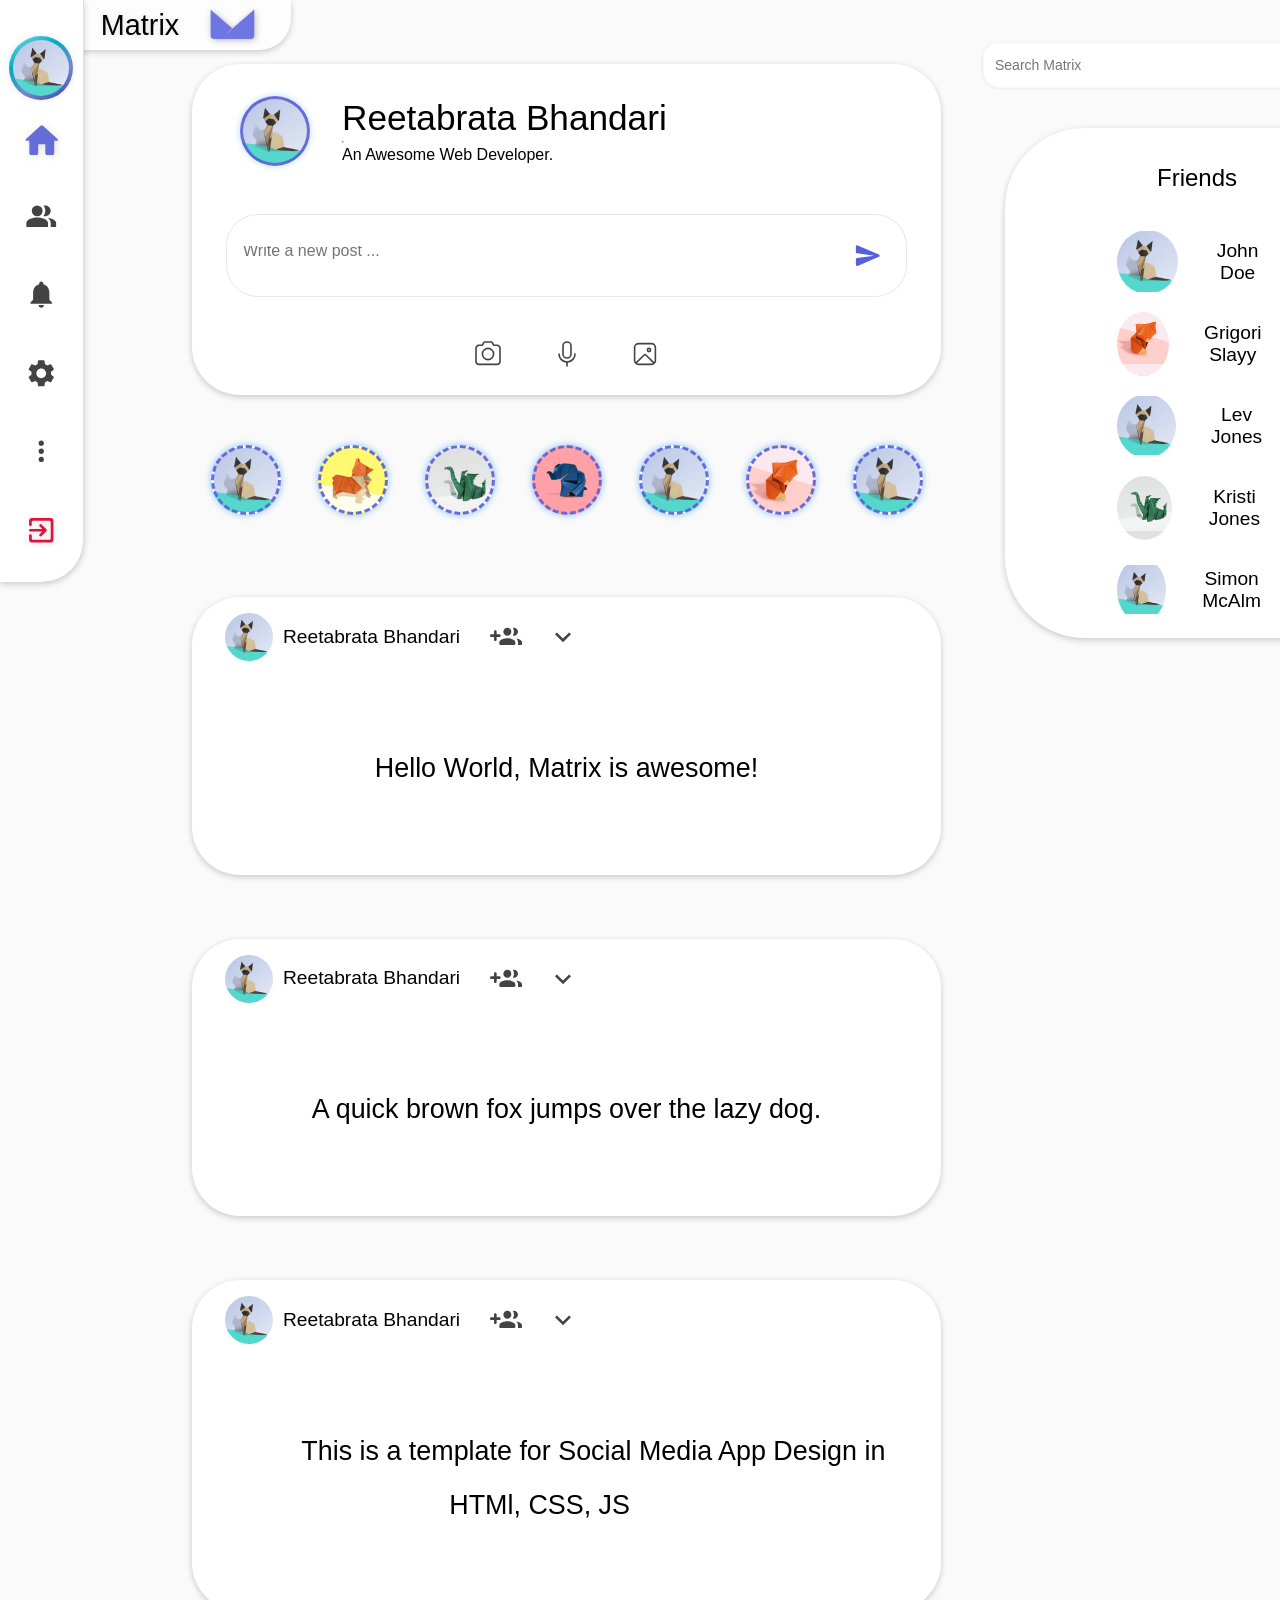
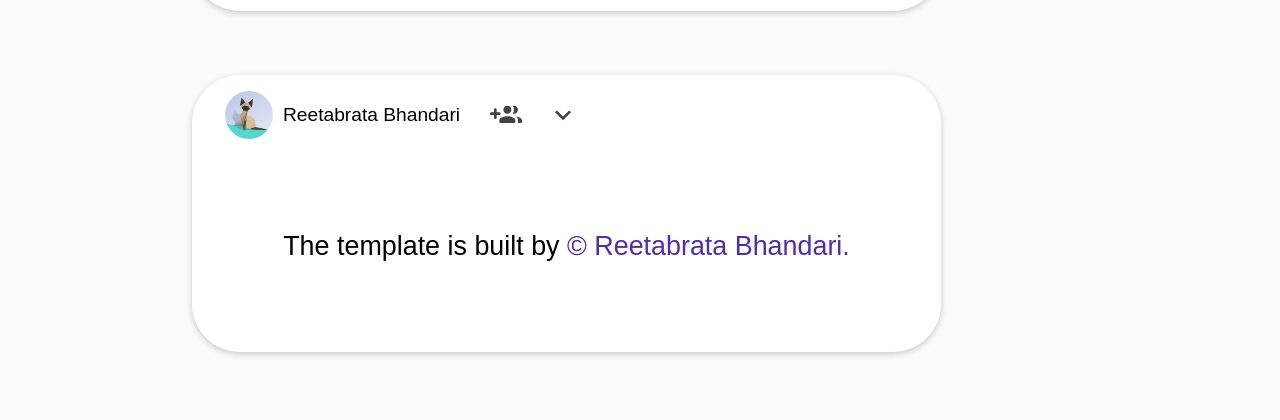
<file: index.htm>
<!DOCTYPE html>
<html lang="en">
    <head>
        <title>Matrix</title>
        <link rel="stylesheet" href="css/index.css">
        <link rel="icon" href="images/icon.png">
        <link rel="mask-icon" href="images/icon.png" color="#fafafa">
        <link rel="shortcut icon" type="image/x-icon" href="images/icon.png">
        <link rel="apple-touch-icon" href="images/icon.png">
        <meta charset="utf-8">
        <meta name="author" content="Reetabrata Bhandari">
        <meta name="description" content="A Social Media App Template By Reetabrata Bhandari - RB TECH">
        <meta name="viewport" content="width=device-width,initial-scale=1">
        <meta name="keywords" content="A Social Media App Template By Reetabrata Bhandari - RB TECH, Chat, photo, material ui, react, css, html, website, programming">
        <meta name="theme-color" content="#e8eaf6">
        <meta property="og:type" content="Social Media">
        <meta property="og:title" content="Matrix">
        <meta property="og:image" content="images/icon.png">
        <meta property="og:description" content="A Social Media App Template By Reetabrata Bhandari - RB TECH">
        <meta name="twitter:card" content="summary_large_image">
        <meta name="twitter:description" content="A Social Media App Template By Reetabrata Bhandari - RB TECH">
        <meta name="twitter:title" content="Matrix">
        <meta name="twitter:image:src" content="images/icon.png">
        <meta name="twitter:creator" content="Matrix">
    </head>
    <body>
        <div id="ReetUI">
        <script src="js/jQuery.js"></script>
            <script src="js/index.js"></script>
            <div id="app">
                <nav id="reetSideBar">
                    <nav class="jss11" aria-label="mailbox folders">
                        <div class="jss19">
                            <div class="MuiDrawer-root MuiDrawer-docked">
                                <div class="MuiPaper-root MuiDrawer-paper jss15 MuiDrawer-paperAnchorLeft MuiDrawer-paperAnchorDockedLeft MuiPaper-elevation0" style="
    -webkit-font-smoothing: antialiased;
    font-size: 0.875rem;
    font-family: Roboto Slab;
    font-weight: 400;
    line-height: 1.43;
    box-sizing: inherit;
    color: rgba(0, 0, 0, 0.87);
    transition: box-shadow 300ms cubic-bezier(0.4, 0, 0.2, 1) 0ms;
    background-color: #fff;
    box-shadow: none;
    top: 0;
    flex: 1 0 auto;
    height: fit-content;
    display: flex;
    outline: 0;
    z-index: 1200;
    position: fixed;
    overflow-y: auto;
    flex-direction: column;
    left: 0;
    right: auto;
    border-right: 1px solid rgba(0, 0, 0, 0.12);
    width: 5.9em;
    box-shadow: 0px 2px 20px -1px rgb(0 0 0 / 8%), 0px 4px 13px 0px rgb(0 0 0 / 3%), 0px 1px 10px 1px rgb(0 0 0 / 5%);
    box-shadow: 0 2px 6px rgb(0 0 0 / 20%);
    border-bottom-right-radius: 3em;
">
                                    <div style="
    margin-top: 2em;
">
                                        <ul class="MuiList-root MuiList-padding" style="
    box-sizing: inherit;
    margin: 0;
    padding: 0;
    position: relative;
    list-style: none;
    padding-top: 8px;
    padding-bottom: 8px;
">
                                            <div style="
    padding: 4px;
    background: linear-gradient(45deg, #1a237e, #303f9f, #3f51b5, #7986cb, #c5cae9);
    border-radius: 50%;
    width: fit-content;
    height: fit-content;
    margin: auto;
    box-shadow: 0px 0px 7px rgb(0 0 0 / 10%);
    background: linear-gradient(45deg, #662D8C, #ED1E79);
    background: linear-gradient(to right, red, purple);
    background: linear-gradient(149deg, #80deea, #00acc1, #7986cb, #303f9f);
">
                                                <cr-button onclick="profilePrev()" class="avatar " title="Reetabrata Bhandari" aria-disabled="false" role="button" tabindex="0" style="
    "></cr-button>
                                            </div>
                                            <a title="Home" style="text-decoration: none; color: rgb(0, 0, 0);">
                                                <div class="MuiButtonBase-root MuiListItem-root MuiListItem-gutters MuiListItem-button" tabindex="0" role="button" aria-disabled="false">
                                                    <div class="MuiListItemIcon-root">
                                                        <svg class="MuiSvgIcon-root MuiSvgIcon-fontSizeLarge" focusable="false" viewBox="0 0 24 24" aria-hidden="true" style="
    -webkit-font-smoothing: antialiased;
    font-family: Roboto Slab;
    font-weight: 400;
    line-height: 1.43;
    list-style: none;
    cursor: pointer;
    -webkit-tap-highlight-color: transparent;
    text-align: left;
    color: rgba(0, 0, 0, 0.54);
    box-sizing: inherit;
    fill: currentColor;
    width: 1.3em !important;
    height: 1.3em !important;
    display: inline-block;
    transition: fill 200ms cubic-bezier(0.4, 0, 0.2, 1) 0ms;
    flex-shrink: 0;
    user-select: none;
    font-size: 2.1875rem;
    filter: drop-shadow(1px 1px 3px #ddd);
    transform: scale(1.2);
    fill: #5760d8e6 !important;
    padding: 5px !important;
">
                                                            <path d="M10 19v-5h4v5c0 .55.45 1 1 1h3c.55 0 1-.45 1-1v-7h1.7c.46 0 .68-.57.33-.87L12.67 3.6c-.38-.34-.96-.34-1.34 0l-8.36 7.53c-.34.3-.13.87.33.87H5v7c0 .55.45 1 1 1h3c.55 0 1-.45 1-1z"></path>
                                                        </svg>
                                                    </div>
                                                    <span class="MuiTouchRipple-root"></span>
                                                </div>
                                            </a>
                                            <a title="Friends" style="text-decoration: none; color: rgb(0, 0, 0);">
                                                <div class="MuiButtonBase-root MuiListItem-root MuiListItem-gutters MuiListItem-button" tabindex="0" role="button" aria-disabled="false">
                                                    <div class="MuiListItemIcon-root">
                                                        <svg class="MuiSvgIcon-root MuiSvgIcon-fontSizeLarge" focusable="false" viewBox="0 0 24 24" aria-hidden="true" style="
    -webkit-font-smoothing: antialiased;
    font-family: Roboto Slab;
    font-weight: 400;
    line-height: 1.43;
    list-style: none;
    cursor: pointer;
    -webkit-tap-highlight-color: transparent;
    text-align: left;
    color: rgba(0, 0, 0, 0.54);
    box-sizing: inherit;
    fill: currentColor;
    width: 1em;
    height: 1.7em;
    display: inline-block;
    transition: fill 200ms cubic-bezier(0.4, 0, 0.2, 1) 0ms;
    flex-shrink: 0;
    user-select: none;
    font-size: 2.1875rem;
    padding: 15px;
">
                                                            <path fill-rule="evenodd" d="M16.67 13.13C18.04 14.06 19 15.32 19 17v3h4v-3c0-2.18-3.57-3.47-6.33-3.87z"></path>
                                                            <circle cx="9" cy="8" r="4" fill-rule="evenodd"></circle>
                                                            <path fill-rule="evenodd" d="M15 12c2.21 0 4-1.79 4-4s-1.79-4-4-4c-.47 0-.91.1-1.33.24C14.5 5.27 15 6.58 15 8s-.5 2.73-1.33 3.76c.42.14.86.24 1.33.24zM9 13c-2.67 0-8 1.34-8 4v3h16v-3c0-2.66-5.33-4-8-4z"></path>
                                                        </svg>
                                                    </div>
                                                    <span class="MuiTouchRipple-root"></span>
                                                </div>
                                            </a>
                                            <a title="Notifications" style="text-decoration: none; color: rgb(0, 0, 0);">
                                                <div class="MuiButtonBase-root MuiListItem-root MuiListItem-gutters MuiListItem-button" tabindex="0" role="button" aria-disabled="false">
                                                    <div class="MuiListItemIcon-root">
                                                        <svg class="MuiSvgIcon-root MuiSvgIcon-fontSizeLarge" focusable="false" viewBox="0 0 24 24" aria-hidden="true" style="
    -webkit-font-smoothing: antialiased;
    font-family: Roboto Slab;
    font-weight: 400;
    line-height: 1.43;
    list-style: none;
    cursor: pointer;
    -webkit-tap-highlight-color: transparent;
    text-align: left;
    color: rgba(0, 0, 0, 0.54);
    box-sizing: inherit;
    fill: currentColor;
    width: 1em;
    height: 1em;
    display: inline-block;
    transition: fill 200ms cubic-bezier(0.4, 0, 0.2, 1) 0ms;
    flex-shrink: 0;
    user-select: none;
    font-size: 2.1875rem;
">
                                                            <path fill-rule="evenodd" d="M12 22c1.1 0 2-.9 2-2h-4c0 1.1.89 2 2 2zm6-6v-5c0-3.07-1.64-5.64-4.5-6.32V4c0-.83-.67-1.5-1.5-1.5s-1.5.67-1.5 1.5v.68C7.63 5.36 6 7.92 6 11v5l-2 2v1h16v-1l-2-2z"></path>
                                                        </svg>
                                                    </div>
                                                    <span class="MuiTouchRipple-root"></span>
                                                </div>
                                            </a>
                                            <a title="Settings" style="text-decoration: none; color: rgb(0, 0, 0);">
                                                <div class="MuiButtonBase-root MuiListItem-root MuiListItem-gutters MuiListItem-button" tabindex="0" role="button" aria-disabled="false">
                                                    <div class="MuiListItemIcon-root">
                                                        <svg class="MuiSvgIcon-root MuiSvgIcon-fontSizeLarge" focusable="false" viewBox="0 0 24 24" aria-hidden="true" style="
    -webkit-font-smoothing: antialiased;
    font-family: Roboto Slab;
    font-weight: 400;
    line-height: 1.43;
    list-style: none;
    cursor: pointer;
    -webkit-tap-highlight-color: transparent;
    text-align: left;
    color: rgba(0, 0, 0, 0.54);
    box-sizing: inherit;
    fill: currentColor;
    width: 1em;
    height: 1em;
    display: inline-block;
    transition: fill 200ms cubic-bezier(0.4, 0, 0.2, 1) 0ms;
    flex-shrink: 0;
    user-select: none;
    font-size: 2.1875rem;
">
                                                            <path transform="scale(1.2, 1.2)" d="M15.95 10.78c.03-.25.05-.51.05-.78s-.02-.53-.06-.78l1.69-1.32c.15-.12.19-.34.1-.51l-1.6-2.77c-.1-.18-.31-.24-.49-.18l-1.99.8c-.42-.32-.86-.58-1.35-.78L12 2.34c-.03-.2-.2-.34-.4-.34H8.4c-.2 0-.36.14-.39.34l-.3 2.12c-.49.2-.94.47-1.35.78l-1.99-.8c-.18-.07-.39 0-.49.18l-1.6 2.77c-.1.18-.06.39.1.51l1.69 1.32c-.04.25-.07.52-.07.78s.02.53.06.78L2.37 12.1c-.15.12-.19.34-.1.51l1.6 2.77c.1.18.31.24.49.18l1.99-.8c.42.32.86.58 1.35.78l.3 2.12c.04.2.2.34.4.34h3.2c.2 0 .37-.14.39-.34l.3-2.12c.49-.2.94-.47 1.35-.78l1.99.8c.18.07.39 0 .49-.18l1.6-2.77c.1-.18.06-.39-.1-.51l-1.67-1.32zM10 13c-1.65 0-3-1.35-3-3s1.35-3 3-3 3 1.35 3 3-1.35 3-3 3z"></path>
                                                        </svg>
                                                    </div>
                                                    <span class="MuiTouchRipple-root"></span>
                                                </div>
                                            </a>
                                            <a title="Options" style="text-decoration: none; color: rgb(0, 0, 0);">
                                                <div class="MuiButtonBase-root MuiListItem-root MuiListItem-gutters MuiListItem-button" tabindex="0" role="button" aria-disabled="false">
                                                    <div class="MuiListItemIcon-root">
                                                        <svg class="MuiSvgIcon-root MuiSvgIcon-fontSizeLarge" focusable="false" viewBox="0 0 24 24" aria-hidden="true" style="
    -webkit-font-smoothing: antialiased;
    font-family: Roboto Slab;
    font-weight: 400;
    line-height: 1.43;
    list-style: none;
    cursor: pointer;
    -webkit-tap-highlight-color: transparent;
    text-align: left;
    color: rgba(0, 0, 0, 0.54);
    box-sizing: inherit;
    fill: currentColor;
    width: 1em;
    height: 1em;
    display: inline-block;
    transition: fill 200ms cubic-bezier(0.4, 0, 0.2, 1) 0ms;
    flex-shrink: 0;
    user-select: none;
    font-size: 2.1875rem;
">
                                                            <path transform="scale(1.2, 1.2)" d="M12 8c1.1 0 2-.9 2-2s-.9-2-2-2-2 .9-2 2 .9 2 2 2zm0 2c-1.1 0-2 .9-2 2s.9 2 2 2 2-.9 2-2-.9-2-2-2zm0 6c-1.1 0-2 .9-2 2s.9 2 2 2 2-.9 2-2-.9-2-2-2z" style="
    transform: none;
"></path>
                                                        </svg>
                                                    </div>
                                                    <span class="MuiTouchRipple-root"></span>
                                                </div>
                                            </a>
                                            <a title="Logout" style="text-decoration: none; color: rgb(0, 0, 0);">
                                                <div class="MuiButtonBase-root MuiListItem-root MuiListItem-gutters MuiListItem-button" tabindex="0" role="button" aria-disabled="false" style="
">
                                                    <div class="MuiListItemIcon-root">
                                                        <svg class="MuiSvgIcon-root MuiSvgIcon-fontSizeLarge" focusable="false" viewBox="0 0 24 24" aria-hidden="true" style="
    -webkit-font-smoothing: antialiased;
    font-family: Roboto Slab;
    font-weight: 400;
    line-height: 1.43;
    list-style: none;
    cursor: pointer;
    -webkit-tap-highlight-color: transparent;
    text-align: left;
    color: rgba(0, 0, 0, 0.54);
    box-sizing: inherit;
    fill: currentColor;
    width: 1em;
    height: 1em;
    display: inline-block;
    transition: fill 200ms cubic-bezier(0.4, 0, 0.2, 1) 0ms;
    flex-shrink: 0;
    user-select: none;
    font-size: 2.1875rem;
    fill: crimson !important;
    filter: drop-shadow(1px 1px 3px #ddd);
">
                                                            <path d="M10.79 16.29c.39.39 1.02.39 1.41 0l3.59-3.59c.39-.39.39-1.02 0-1.41L12.2 7.7a.9959.9959 0 00-1.41 0c-.39.39-.39 1.02 0 1.41L12.67 11H4c-.55 0-1 .45-1 1s.45 1 1 1h8.67l-1.88 1.88c-.39.39-.38 1.03 0 1.41zM19 3H5c-1.11 0-2 .9-2 2v3c0 .55.45 1 1 1s1-.45 1-1V6c0-.55.45-1 1-1h12c.55 0 1 .45 1 1v12c0 .55-.45 1-1 1H6c-.55 0-1-.45-1-1v-2c0-.55-.45-1-1-1s-1 .45-1 1v3c0 1.1.9 2 2 2h14c1.1 0 2-.9 2-2V5c0-1.1-.9-2-2-2z"></path>
                                                        </svg>
                                                    </div>
                                                    <span class="MuiTouchRipple-root"></span>
                                                </div>
                                            </a>
                                        </ul>
                                    </div>
                                </div>
                            </div>
                        </div>
                    </nav>
                </nav>
                <div id="container">
                    <nav title="Matrix - A Social Media App Template" id="navName">
                        <span>Matrix</span>
                        <img src="images/icon.png">
                    </nav>
                    <div id="content">
                        <div id="profileContainer"></div>
                        <div id="newPost">
                            <div style="
    display: flex;
    width: -webkit-fill-available;
    height: fit-content;
    margin-bottom: 2em;
">
                                <cr-button class="avatar " title="Go to Profile" aria-disabled="false" role="button" tabindex="0" style="margin: 1em;border: solid 3px #5760d8e6;box-shadow: 0px 0px 7px 0px rgb(0 130 245 / 29%);"></cr-button>
                                <span style="
          ">
                                    <span style="
    font-size: 2.2em;
">Reetabrata Bhandari</span>
                                    <hr style="
    width: 0;
    height: 0;
    margin: 0;
    margin-block: 3px;
">
                                    <span style="
    font-size: 1em;
    margin: 0;
    height: fit-content;
    width: fit-content;
">An Awesome Web Developer.</span>
                                </span>
                            </div>
                            <fieldset id="newPostFieldset" style="
    background: inherit;
    border: solid 1px #e7e7e7;
    width: -webkit-fill-available;
    height: fit-content;
    border-radius: 2em;
    padding: 1em;
    display: flex;
    transition: 400ms;
">
                                <textarea title="Write a text post." placeholder="Write a new post ..." autocomplete="off"></textarea>
                                <svg class="MuiSvgIcon-root MuiSvgIcon-colorPrimary" focusable="false" viewBox="-2 0 24 24" aria-hidden="true">
                                    <path d="M3.4 20.4l17.45-7.48c.81-.35.81-1.49 0-1.84L3.4 3.6c-.66-.29-1.39.2-1.39.91L2 9.12c0 .5.37.93.87.99L17 12 2.87 13.88c-.5.07-.87.5-.87 1l.01 4.61c0 .71.73 1.2 1.39.91z"></path>
                                </svg>
                            </fieldset>
                            <br>
                            <br style="
">
                            <svg title="Camera" viewBox="0 0 20 20" class="c01590" style="
    width: 2em !important;
    margin: auto;
    /* margin-left: 4em; */
    filter: drop-shadow(1px 1px 3px #ddd);
">
                                <path d="M11.89 2c.52 0 1 .27 1.27.7l.07.13.58 1.17h1.7A2.5 2.5 0 0118 6.33v8.17a2.5 2.5 0 01-2.33 2.5H4.5a2.5 2.5 0 01-2.49-2.34V6.5A2.5 2.5 0 014.33 4H6.2l.58-1.17A1.5 1.5 0 017.98 2L8.12 2h3.77zm0 1H8.12a.5.5 0 00-.4.2l-.04.08-.73 1.44A.5.5 0 016.6 5H4.5c-.77 0-1.42.6-1.49 1.36v8.15c0 .78.59 1.42 1.35 1.5H15.5c.78 0 1.43-.6 1.5-1.36V6.5c0-.78-.59-1.42-1.35-1.5H13.5a.5.5 0 01-.4-.2l-.04-.08-.72-1.44a.5.5 0 00-.36-.27l-.1-.01zM10 6a4 4 0 110 8 4 4 0 010-8zm0 1a3 3 0 100 6 3 3 0 000-6z" fill-rule="nonzero"></path>
                            </svg>
                            <svg title="Record Audio" viewBox="0 0 20 20" class="c01590" style="
    width: 2em !important;
    margin-inline: 2em;
    filter: drop-shadow(1px 1px 3px #ddd);
">
                                <path d="M10 13a3 3 0 003-3V5a3 3 0 10-6 0v5a3 3 0 003 3zm0-1a2 2 0 01-2-2V5a2 2 0 114 0v5a2 2 0 01-2 2z"></path>
                                <path d="M5 9.5c.28 0 .5.22.5.5a4.5 4.5 0 109 0 .5.5 0 011 0 5.5 5.5 0 01-5 5.48v2.02a.5.5 0 01-1 0v-2.02a5.5 5.5 0 01-5-5.48c0-.28.22-.5.5-.5z"></path>
                            </svg>
                            <svg title="Galary" viewBox="0 0 20 20" class="c01590" style="
    width: 2em !important;
    filter: drop-shadow(1px 1px 3px #ddd);
">
                                <path d="M14 3a3 3 0 013 3v8a3 3 0 01-3 3H6a3 3 0 01-3-3V6a3 3 0 013-3h8zm-3.65 8.15a.5.5 0 00-.62-.07l-.08.07-4.66 4.58c.25.14.53.23.83.26L6 16h8a2 2 0 00.86-.2l.15-.07-4.66-4.58zM14 4H6a2 2 0 00-2 2v8c0 .37.1.72.28 1.02l4.67-4.59a1.5 1.5 0 012.1 0l4.67 4.59c.18-.3.28-.65.28-1.02V6a2 2 0 00-2-2zm-1.5 2a1.5 1.5 0 110 3 1.5 1.5 0 010-3zm0 1a.5.5 0 100 1 .5.5 0 000-1z" fill-rule="nonzero"></path>
                            </svg>
                        </div>
                        <br>
                        <div id="stories">
                            <cr-button class="avatar " title="Profile" aria-disabled="false" role="button" tabindex="0"></cr-button>
                            <cr-button class="avatar " title="Profile" aria-disabled="false" role="button" tabindex="0" style="
    background: url('[data-uri]');
    background-size: contain;
"></cr-button>
                            <cr-button class="avatar " title="Profile" aria-disabled="false" role="button" tabindex="0" style="
    background: url(&quot;[data-uri]&quot;);
    background-size: contain;
"></cr-button>
                            <cr-button class="avatar " title="Profile" aria-disabled="false" role="button" tabindex="0" style="
    background: url(&quot;[data-uri]&quot;);
    background-size: contain;
"></cr-button>
                            <cr-button class="avatar " title="Profile" aria-disabled="false" role="button" tabindex="0"></cr-button>
                            <cr-button class="avatar " title="Profile" aria-disabled="false" role="button" tabindex="0" style="
    background: url(&quot;[data-uri]&quot;);
    background-size: contain;
"></cr-button>
                            <cr-button class="avatar " title="Profile" aria-disabled="false" role="button" tabindex="0"></cr-button>
                        </div>
                        <br>
                        <div id="feedContainer">
                            <div id="profileContent">
                                <cr-button class="avatar " title="Profile" aria-disabled="false" role="button" tabindex="0"></cr-button>
                                <span>Reetabrata Bhandari</span>
                                <svg class="MuiSvgIcon-root MuiSvgIcon-fontSizeLarge" focusable="false" viewBox="0 0 24 24" aria-hidden="true">
                                    <path d="M7 10H5V8c0-.55-.45-1-1-1s-1 .45-1 1v2H1c-.55 0-1 .45-1 1s.45 1 1 1h2v2c0 .55.45 1 1 1s1-.45 1-1v-2h2c.55 0 1-.45 1-1s-.45-1-1-1zm11 1c1.66 0 2.99-1.34 2.99-3S19.66 5 18 5c-.32 0-.63.05-.91.14.57.81.9 1.79.9 2.86s-.34 2.04-.9 2.86c.28.09.59.14.91.14zm-5 0c1.66 0 2.99-1.34 2.99-3S14.66 5 13 5s-3 1.34-3 3 1.34 3 3 3zm0 2c-2 0-6 1-6 3v1c0 .55.45 1 1 1h10c.55 0 1-.45 1-1v-1c0-2-4-3-6-3zm6.62.16c.83.73 1.38 1.66 1.38 2.84v1.5c0 .17-.02.34-.05.5h2.55c.28 0 .5-.22.5-.5V16c0-1.54-2.37-2.49-4.38-2.84z"></path>
                                </svg>
                                <svg viewBox="0 0 24 24" preserveAspectRatio="xMidYMid meet" focusable="false">
                                    <g>
                                        <path d="M10 6L8.59 7.41 13.17 12l-4.58 4.59L10 18l6-6z"></path>
                                    </g>
                                </svg>
                            </div>
                            <br>
                            <br>
                            <div id="feedContent">
                                <span id="textPost">Hello World, Matrix is awesome!</span>
                            </div>
                            <br>
                            <div id="postOptions">
                                <div id="postButtonContainer"></div>
                            </div>
                        </div>
                        <div id="feedContainer">
                            <div id="profileContent">
                                <cr-button class="avatar " title="Profile" aria-disabled="false" role="button" tabindex="0"></cr-button>
                                <span>Reetabrata Bhandari</span>
                                <svg class="MuiSvgIcon-root MuiSvgIcon-fontSizeLarge" focusable="false" viewBox="0 0 24 24" aria-hidden="true">
                                    <path d="M7 10H5V8c0-.55-.45-1-1-1s-1 .45-1 1v2H1c-.55 0-1 .45-1 1s.45 1 1 1h2v2c0 .55.45 1 1 1s1-.45 1-1v-2h2c.55 0 1-.45 1-1s-.45-1-1-1zm11 1c1.66 0 2.99-1.34 2.99-3S19.66 5 18 5c-.32 0-.63.05-.91.14.57.81.9 1.79.9 2.86s-.34 2.04-.9 2.86c.28.09.59.14.91.14zm-5 0c1.66 0 2.99-1.34 2.99-3S14.66 5 13 5s-3 1.34-3 3 1.34 3 3 3zm0 2c-2 0-6 1-6 3v1c0 .55.45 1 1 1h10c.55 0 1-.45 1-1v-1c0-2-4-3-6-3zm6.62.16c.83.73 1.38 1.66 1.38 2.84v1.5c0 .17-.02.34-.05.5h2.55c.28 0 .5-.22.5-.5V16c0-1.54-2.37-2.49-4.38-2.84z"></path>
                                </svg>
                                <svg viewBox="0 0 24 24" preserveAspectRatio="xMidYMid meet" focusable="false">
                                    <g>
                                        <path d="M10 6L8.59 7.41 13.17 12l-4.58 4.59L10 18l6-6z"></path>
                                    </g>
                                </svg>
                            </div>
                            <br>
                            <br>
                            <div id="feedContent">
                                <span id="textPost">A quick brown fox jumps over the lazy dog.</span>
                            </div>
                            <br>
                            <div id="postOptions">
                                <div id="postButtonContainer"></div>
                            </div>
                        </div>
                        <div id="feedContainer">
                            <div id="profileContent">
                                <cr-button class="avatar " title="Profile" aria-disabled="false" role="button" tabindex="0"></cr-button>
                                <span>Reetabrata Bhandari</span>
                                <svg class="MuiSvgIcon-root MuiSvgIcon-fontSizeLarge" focusable="false" viewBox="0 0 24 24" aria-hidden="true">
                                    <path d="M7 10H5V8c0-.55-.45-1-1-1s-1 .45-1 1v2H1c-.55 0-1 .45-1 1s.45 1 1 1h2v2c0 .55.45 1 1 1s1-.45 1-1v-2h2c.55 0 1-.45 1-1s-.45-1-1-1zm11 1c1.66 0 2.99-1.34 2.99-3S19.66 5 18 5c-.32 0-.63.05-.91.14.57.81.9 1.79.9 2.86s-.34 2.04-.9 2.86c.28.09.59.14.91.14zm-5 0c1.66 0 2.99-1.34 2.99-3S14.66 5 13 5s-3 1.34-3 3 1.34 3 3 3zm0 2c-2 0-6 1-6 3v1c0 .55.45 1 1 1h10c.55 0 1-.45 1-1v-1c0-2-4-3-6-3zm6.62.16c.83.73 1.38 1.66 1.38 2.84v1.5c0 .17-.02.34-.05.5h2.55c.28 0 .5-.22.5-.5V16c0-1.54-2.37-2.49-4.38-2.84z"></path>
                                </svg>
                                <svg viewBox="0 0 24 24" preserveAspectRatio="xMidYMid meet" focusable="false">
                                    <g>
                                        <path d="M10 6L8.59 7.41 13.17 12l-4.58 4.59L10 18l6-6z"></path>
                                    </g>
                                </svg>
                            </div>
                            <br>
                            <br>
                            <div id="feedContent">
                                <span id="textPost">This is a template for Social Media App Design in HTMl, CSS, JS</span>
                            </div>
                            <br>
                            <div id="postOptions">
                                <div id="postButtonContainer"></div>
                            </div>
                        </div>
                        <div id="feedContainer">
                            <div id="profileContent">
                                <cr-button class="avatar " title="Profile" aria-disabled="false" role="button" tabindex="0"></cr-button>
                                <span>Reetabrata Bhandari</span>
                                <svg class="MuiSvgIcon-root MuiSvgIcon-fontSizeLarge" focusable="false" viewBox="0 0 24 24" aria-hidden="true">
                                    <path d="M7 10H5V8c0-.55-.45-1-1-1s-1 .45-1 1v2H1c-.55 0-1 .45-1 1s.45 1 1 1h2v2c0 .55.45 1 1 1s1-.45 1-1v-2h2c.55 0 1-.45 1-1s-.45-1-1-1zm11 1c1.66 0 2.99-1.34 2.99-3S19.66 5 18 5c-.32 0-.63.05-.91.14.57.81.9 1.79.9 2.86s-.34 2.04-.9 2.86c.28.09.59.14.91.14zm-5 0c1.66 0 2.99-1.34 2.99-3S14.66 5 13 5s-3 1.34-3 3 1.34 3 3 3zm0 2c-2 0-6 1-6 3v1c0 .55.45 1 1 1h10c.55 0 1-.45 1-1v-1c0-2-4-3-6-3zm6.62.16c.83.73 1.38 1.66 1.38 2.84v1.5c0 .17-.02.34-.05.5h2.55c.28 0 .5-.22.5-.5V16c0-1.54-2.37-2.49-4.38-2.84z"></path>
                                </svg>
                                <svg viewBox="0 0 24 24" preserveAspectRatio="xMidYMid meet" focusable="false">
                                    <g>
                                        <path d="M10 6L8.59 7.41 13.17 12l-4.58 4.59L10 18l6-6z"></path>
                                    </g>
                                </svg>
                            </div>
                            <br>
                            <br>
                            <div id="feedContent">
                                <span id="textPost">
                                    The template is built by <a href="http://reetabrata-bhandari.ml">© Reetabrata Bhandari.</a>
                                </span>
                            </div>
                            <br>
                            <div id="postOptions">
                                <div id="postButtonContainer"></div>
                            </div>
                        </div>
                        <br>
                        <br>
                    </div>
                    <div id="sideContent">
                        <div class="c016">
                            <div class="c0146 c015">
                                <div class="c0149 c0161 c015">
                                    <input role="search" aria-label="InPrivate search with Microsoft Bing" placeholder="Search Matrix" class="c0163 c0165" type="text" value="">
                                    <button class="c0166 c0180 c0167 c0148" title="Search" aria-label="Search">
                                        <span class="c0172 c0182">
                                            <svg viewBox="0 0 16 16" width="16px" height="16px" xmlns="http://www.w3.org/2000/svg" style="
    fill: #fff !important;
    width: inherit !important;
">
                                                <path d="M10.5 0C11.0052 0 11.4922 0.0651042 11.9609 0.195312C12.4297 0.325521 12.8672 0.510417 13.2734 0.75C13.6797 0.989583 14.0495 1.27865 14.3828 1.61719C14.7214 1.95052 15.0104 2.32031 15.25 2.72656C15.4896 3.13281 15.6745 3.57031 15.8047 4.03906C15.9349 4.50781 16 4.99479 16 5.5C16 6.00521 15.9349 6.49219 15.8047 6.96094C15.6745 7.42969 15.4896 7.86719 15.25 8.27344C15.0104 8.67969 14.7214 9.05208 14.3828 9.39062C14.0495 9.72396 13.6797 10.0104 13.2734 10.25C12.8672 10.4896 12.4297 10.6745 11.9609 10.8047C11.4922 10.9349 11.0052 11 10.5 11C9.84896 11 9.22396 10.8906 8.625 10.6719C8.03125 10.4531 7.48438 10.138 6.98438 9.72656L0.851562 15.8516C0.752604 15.9505 0.635417 16 0.5 16C0.364583 16 0.247396 15.9505 0.148438 15.8516C0.0494792 15.7526 0 15.6354 0 15.5C0 15.3646 0.0494792 15.2474 0.148438 15.1484L6.27344 9.01562C5.86198 8.51562 5.54688 7.96875 5.32812 7.375C5.10938 6.77604 5 6.15104 5 5.5C5 4.99479 5.0651 4.50781 5.19531 4.03906C5.32552 3.57031 5.51042 3.13281 5.75 2.72656C5.98958 2.32031 6.27604 1.95052 6.60938 1.61719C6.94792 1.27865 7.32031 0.989583 7.72656 0.75C8.13281 0.510417 8.57031 0.325521 9.03906 0.195312C9.50781 0.0651042 9.99479 0 10.5 0ZM10.5 10C11.1198 10 11.7031 9.88281 12.25 9.64844C12.7969 9.40885 13.2734 9.08594 13.6797 8.67969C14.0859 8.27344 14.4062 7.79688 14.6406 7.25C14.8802 6.70312 15 6.11979 15 5.5C15 4.88021 14.8802 4.29688 14.6406 3.75C14.4062 3.20312 14.0859 2.72656 13.6797 2.32031C13.2734 1.91406 12.7969 1.59375 12.25 1.35938C11.7031 1.11979 11.1198 1 10.5 1C9.88021 1 9.29688 1.11979 8.75 1.35938C8.20312 1.59375 7.72656 1.91406 7.32031 2.32031C6.91406 2.72656 6.59115 3.20312 6.35156 3.75C6.11719 4.29688 6 4.88021 6 5.5C6 6.11979 6.11719 6.70312 6.35156 7.25C6.59115 7.79688 6.91406 8.27344 7.32031 8.67969C7.72656 9.08594 8.20312 9.40885 8.75 9.64844C9.29688 9.88281 9.88021 10 10.5 10Z"></path>
                                            </svg>
                                        </span>
                                    </button>
                                </div>
                            </div>
                        </div>
                        <div id="friends">
                            <h2>Friends</h2>
                            <br>
                            <div id="friendsPics">
                                <cr-button class="avatar " title="Profile" aria-disabled="false" role="button" tabindex="0"></cr-button>
                                <p>John Doe</p>
                            </div>
                            <br>
                            <div id="friendsPics">
                                <cr-button class="avatar " title="Profile" aria-disabled="false" role="button" tabindex="0" style="
    background: url(&quot;[data-uri]&quot;);
    background-size: contain;
"></cr-button>
                                <p>Grigori Slayy</p>
                            </div>
                            <br>
                            <div id="friendsPics">
                                <cr-button class="avatar " title="Profile" aria-disabled="false" role="button" tabindex="0"></cr-button>
                                <p>Lev Jones</p>
                            </div>
                            <br>
                            <div id="friendsPics">
                                <cr-button class="avatar " title="Profile" aria-disabled="false" role="button" tabindex="0" style="
    background: url(&quot;[data-uri]&quot;);
    background-size: contain;
"></cr-button>
                                <p>Kristi Jones</p>
                            </div>
                            <br>
                            <div id="friendsPics">
                                <cr-button class="avatar " title="Profile" aria-disabled="false" role="button" tabindex="0"></cr-button>
                                <p>Simon McAlm</p>
                            </div>
                        </div>
                    </div>
                </div>
            </div>
        </div>
    </body>
</html>
</file>
<file: css/index.css>
html {
    
background: #fafafa;
    
user-select: none;
}

#reetSideBar {}

#app {
    width: -webkit-fill-available;
    height: -webkit-fill-available;
}

.MuiButtonBase-root.MuiListItem-root.MuiListItem-gutters.MuiListItem-button {
    cursor: pointer;
    margin: auto;
    outline: 0;
    user-select: none;
    border-radius: 0;
    vertical-align: middle;
    background-color: transparent;
    -webkit-tap-highlight-color: transparent;
    width: fit-content;
    display: flex;
    position: relative;
    box-sizing: border-box;
    text-align: left;
    align-items: center;
    padding-top: 8px;
    padding-bottom: 8px;
    justify-content: flex-start;
    text-decoration: none;
    padding-left: 14px;
    padding-right: 14px;
    transition: background-color 150ms cubic-bezier(0.4, 0, 0.2, 1) 0ms;
    margin-block: 10px !important;
}

.MuiListItemIcon-root {
    -webkit-font-smoothing: antialiased;
    font-size: 0.875rem;
    font-family: Roboto Slab;
    font-weight: 400;
    line-height: 1.43;
    list-style: none;
    cursor: pointer;
    user-select: none;
    -webkit-tap-highlight-color: transparent;
    text-align: left;
    box-sizing: inherit;
    color: rgba(0, 0, 0, 0.54);
    display: inline-flex;
    min-width: fit-content;
    flex-shrink: 0;
}

cr-button.avatar {
    background: url("[data-uri]");
    cursor: pointer;
    user-select: none;
    background-position: center;
    background-repeat: no-repeat;
    border-radius: 100%;
    display: flex;
    height: 4em;
    width: 4em;
    margin: auto;
    background-size: contain;
    background-repeat: no-repeat;
    transition: 350ms;
}

#navName {
    position: fixed;
    display: flex;
    width: fit-content;
    height: fit-content;
    box-shadow: 0 2px 6px rgb(0 0 0 / 20%);
    margin: 0;
    background: #ffffff8a;
    border-bottom-right-radius: 2em;
    margin-left: -5.5em;
    transition: 400ms;
}

#container {
    margin-left: 10em;
    display: flex;
}

#newPost {
    padding: 1em;
    padding-inline: 2em;
    margin: 2em;
    background: #fff;
    width: 685px;
    box-shadow: 0 2px 6px rgb(0 0 0 / 20%);
    border-radius: 3em;
    text-align: center;
    margin-top: 4em;
}

textarea {
    resize: none;
    width: -webkit-fill-available;
    height: fit-content;
    font-family: inherit;
    margin: auto;
    margin-right: 4em;
    background: inherit;
    border: none;
    font-size: 1em;
    transition: 350ms;
    padding: 0;
    line-height: 10px;
}

#newPost > div > span {
    /* font-size: 2em; */
    font-weight: 100;
    width: fit-content;
    height: fit-content;
    margin: auto;
    margin-left: 16px;
    text-align: left;
    /* margin-top: 12px; */
}

#friends {
    padding: 1em;
    padding-inline: 7em;
    margin: 2em;
    background: #fff;
    width: fit-content;
    box-shadow: 0 2px 6px rgb(0 0 0 / 20%);
    border-radius: 5em;
    text-align: center;
}

#friends > h2 {
    font-weight: 100;
}

#friendsPics {
    display: flex;
}

#friendsPics > p {
    margin: auto;
    margin-left: 20px;
    font-size: 1.2em;
    font-family: -apple-system,BlinkMacSystemFont,Segoe UI,Roboto,Helvetica Neue,Arial,Noto Sans,sans-serif,Apple Color Emoji,Segoe UI Emoji,Segoe UI Symbol,Noto Color emoji;
    font-weight: 300;
}

body {
    margin: 0;
    font-family: -apple-system,BlinkMacSystemFont,Segoe UI,Roboto,Helvetica Neue,Arial,Noto Sans,sans-serif,Apple Color Emoji,Segoe UI Emoji,Segoe UI Symbol,Noto Color emoji;
    font-feature-settings: normal;
}

#navName > span {
    font-size: 1.8em;
    text-shadow: 0 0 6px #00000021;
    font-weight: 200;
    padding: 0.3em;
    padding-inline: 1em;
    font-family: -apple-system,BlinkMacSystemFont,Segoe UI,Roboto,Helvetica Neue,Arial,Noto Sans,sans-serif,Apple Color Emoji,Segoe UI Emoji,Segoe UI Symbol,Noto Color emoji;
}

#stories {
    display: flex;
    /* width: fit-content; */
    margin-inline: 2em;
}

#stories > cr-button.avatar {
    margin: auto;
    width: 4em;
    height: 4em;
    border: solid 3px #5760d8e6;
    box-shadow: 0px 0px 7px 0px rgb(0 130 245 / 47%);
    border-style: dashed;
}

svg {
    fill: #434343 !important;
    width: 1.7em !important;
}

#navName > img {width: 3em;height: fit-content;margin: auto;margin-right: 2.2em;image-rendering: -webkit-optimize-contrast;filter: drop-shadow(1px 1px 3px #bbb);}

img {
    -webkit-user-drag: none;
    user-select: none;
    -webkit-user-modify: read-only;
    -webkit-highlight: none;
}
.c016 {
    font-family: SegoeUIVF, Segoe UI, SegoeUI, Helvetica Neue, Helvetica, Arial, sans-serif;
    top: 0;
    width: 28em;
    padding: 10px;
    z-index: 30;
    display: flex;
    position: relative;
    box-sizing: border-box;
    border-radius: 1em;
    justify-content: center;
    margin: auto;
}

.c0146.c015 {
    font-family: SegoeUIVF, Segoe UI, SegoeUI, Helvetica Neue, Helvetica, Arial, sans-serif;
    height: 44px;
    margin: 0;
    display: flex;
    position: relative;
    box-sizing: border-box;
    box-shadow: 0px 0.3px 0.9px rgba(0, 0, 0, 0.12), 0px 1.6px 3.6px rgba(0, 0, 0, 0.12);
    transition: all 0.2s ease-in-out;
    flex-direction: row;
    border-radius: 1em;
    min-width: auto;
    width: 729px;
}

.c0149.c0161.c015 {
    font-family: SegoeUIVF, Segoe UI, SegoeUI, Helvetica Neue, Helvetica, Arial, sans-serif;
    margin: 0;
    display: flex;
    position: relative;
    box-sizing: border-box;
    transition: all 0.2s ease-in-out;
    flex-direction: row;
    border: transparent;
    height: 46px;
    border-radius: 1em;
    background: #fafafa;
    min-width: auto;
    width: -webkit-fill-available;
}

input.c0163.c0165 {
    box-sizing: border-box;
    transition: all 0.2s ease-in-out;
    font-family: inherit;
    font-size: 14px;
    line-height: 20px;
    font-weight: 400;
    color: #515151;
    padding: 0 11px;
    flex: 1 0 0px;
    height: calc(100% - 4px);
    margin: 2px 1px;
    border: none;
    min-width: inherit;
    background: #ffffff;
    overflow: hidden;
    white-space: nowrap;
    text-overflow: ellipsis;
    border-top-left-radius: 1em;
    border-top-right-radius: 0;
    border-bottom-right-radius: 0;
    border-bottom-left-radius: 1em;
}

button.c0166.c0180.c0167.c0148 {
    display: inline-flex;
    overflow: hidden;
    max-width: 374px;
    box-sizing: border-box;
    transition: all 0.1s ease-in-out;
    line-height: 1;
    font-family: inherit;
    align-items: center;
    white-space: nowrap;
    justify-content: center;
    text-decoration: none;
    font-size: 14px;
    border: 2px solid transparent;
    color: #FFFFFF;
    fill: #FFFFFF;
    background: #5760d8e6;
    flex: 0 0 auto;
    cursor: pointer;
    height: 46px;
    padding: 0 5px;
    min-width: 54px;
    border-radius: 0 1em 1em 0;
    transition: 300ms;
}
input.c0163.c0165:hover {
    background: #f4f4f4;
}

input.c0163.c0165:focus {
    outline: none;
}

button.c0166.c0180.c0167.c0148:hover {
    background: #303f9f;
}

button.c0166.c0180.c0167.c0148:focus {
    outline: none;
}

#sideContent {
    margin-top: 2em;
}

textarea:focus {
    outline: none;
}

textarea:hover {
}

cr-button.avatar:focus {
    outline: none;
}

.tooltip .tooltiptext::after {
    content: "";
    position: absolute;
    top: 100%;
    left: 50%;
    margin-left: -5px;
    border-width: 5px;
    border-style: solid;
    border-color: #555 transparent transparent transparent;
}

#feedContainer {
    padding: 1em;
    padding-inline: 2em;
    margin: 2em;
    background: #fff;
    width: 685px;
    box-shadow: 0 2px 6px rgb(0 0 0 / 20%);
    border-radius: 3em;
    text-align: center;
    margin-top: 4em;
}

#profileContent {
    display: flex;
    width: fit-content;
    height: fit-content;
    margin: auto;
    margin-left: 1px;
}

#feedContainer > div > span {
    margin: auto;
    /* margin-left: 1em; */
    font-size: 1.2em;
    margin-inline: 2em;
    line-height: 2em;
    font-weight: 200;
}

#feedContainer > div > cr-button.avatar {
    width: 3em;
    height: 3em;
}

#feedContent {
    width: fit-content;
    height: fit-content;
    margin: auto;
    margin-block: 2em;
    font-size: 1.4em;
}

#feedContainer > hr {
    width: -webkit-fill-available;
    height: 1px;
    border: none;
    background: #d5d5d5;
}

#postButtonContainer > svg {
    width: 3em !important;
    margin: auto;
    display: block;
}

#postButtonContainer {
    width: fit-content;
    display: flex;
    margin: auto;
    margin-left: 3em;
}

a {
    text-decoration: none;
    color: #512da8;
    font-weight: 400;
}

#profileContent > span {
    margin-left: 1em !important;
    margin-inline: 10px !important;
    font-weight: 400 !important;
}

#profileContent > svg:nth-child(4) {
    pointer-events: none;
    display: inline-block;
    width: 2em !important;
    height: 2em;
    unicode-bidi: isolate;
    font-variant-numeric: tabular-nums;
    text-transform: none;
    text-indent: 0px !important;
    text-align: start !important;
    text-align-last: start !important;
    position: relative;
    vertical-align: middle;
    margin: auto;
    transform: rotate(90deg);
    padding: 5px;
}

#profileContent > svg:nth-child(3) {
    width: 2em !important;
    margin: auto;
    margin-inline: 15px;
    padding: 5px;
    transition: 400ms;
}

#statsContent {/* display: flex; */flex-direction: column;font-size: 16px;margin-inline: 10px;letter-spacing: 0.5px;font-weight: 300;}

#statsContent > div {
    display: flex;
    flex-direction: column;
    margin: auto;
    margin-inline: 1em;
}

#newPost > fieldset > svg {
    width: 2em !important;
    fill: #5760d8 !important;
    margin: auto;
    margin-right: 0em;
    display: block;
    padding: 10px;
    transition: 400ms;
}

textarea:focus {
    height: 5em;
    transition: height 500ms;
    line-height: normal;
}

#newPostFieldset:hover {
    border: solid 1px #9f9f9f;
}

svg:hover {
    border-radius: 50%;
    background: #f4f4f4;
    filter: none !important;
}

a > div > div > svg {
    height: 1.5em !important;
    width: 1.5em !important;
    padding: 10px !important;
    transition: 400ms !important;
}

#newPost > svg {
    padding: 5px;
    transition: 400ms;
    filter: none !important;
}

cr-button.avatar:hover {
    filter: brightness(0.9);
}

.profilePrev::before {
    content: "";
    background-color: inherit;
    position: absolute;
    right: calc(100% - 28.5px - 23px);
    top: 17%;
    -webkit-transform-origin: 17.5px 0px;
    transform-origin: 17.5px 0px;
    -webkit-transform: rotate(
45deg
) translateY(-50%);
    border-radius: 16px;
    width: 50px;
    height: 50px;
    transform: rotate(352deg) translateY(-50%);
}

#statsContent > span:nth-Child(1) {
    font-weight: 400;
}

.profilePrev > svg {
    margin: auto;
    opacity: 0;
    animation-name: fade-in;
    animation-fill-mode: forwards;
    animation-timing-function: linear;
    animation-iteration-count: 1;
    animation-duration: 500ms;
    animation-delay: 500ms;
}

.profilePrev {
    display: none;
}

#profileContainer {
    /* display: none; */
}
::-webkit-scrollbar {
    width: 7px;
    background: #f1f1f100;
    transition: 400ms;
}

::-webkit-scrollbar-thumb {
    background: #5940be;
    border-radius: 2em;
    transition: 400ms;
}

::-webkit-scrollbar-thumb:hover {
    background: #5940beb8;
    border-radius: 0px;
}

::-webkit-scrollbar-button {
    background: #6b6b6b;
    border-radius: 2px;
    display: none;
}

::-webkit-scrollbar-track {
    opacity: 0;
}

svg:active {
    background: #e4e4e4;
}

.profilePrev > div {
    display: flex !important;
}
@keyframes fade-in {
0% {
  opacity: 0;
}

100% {
  opacity: 1;
}

}
</file>
